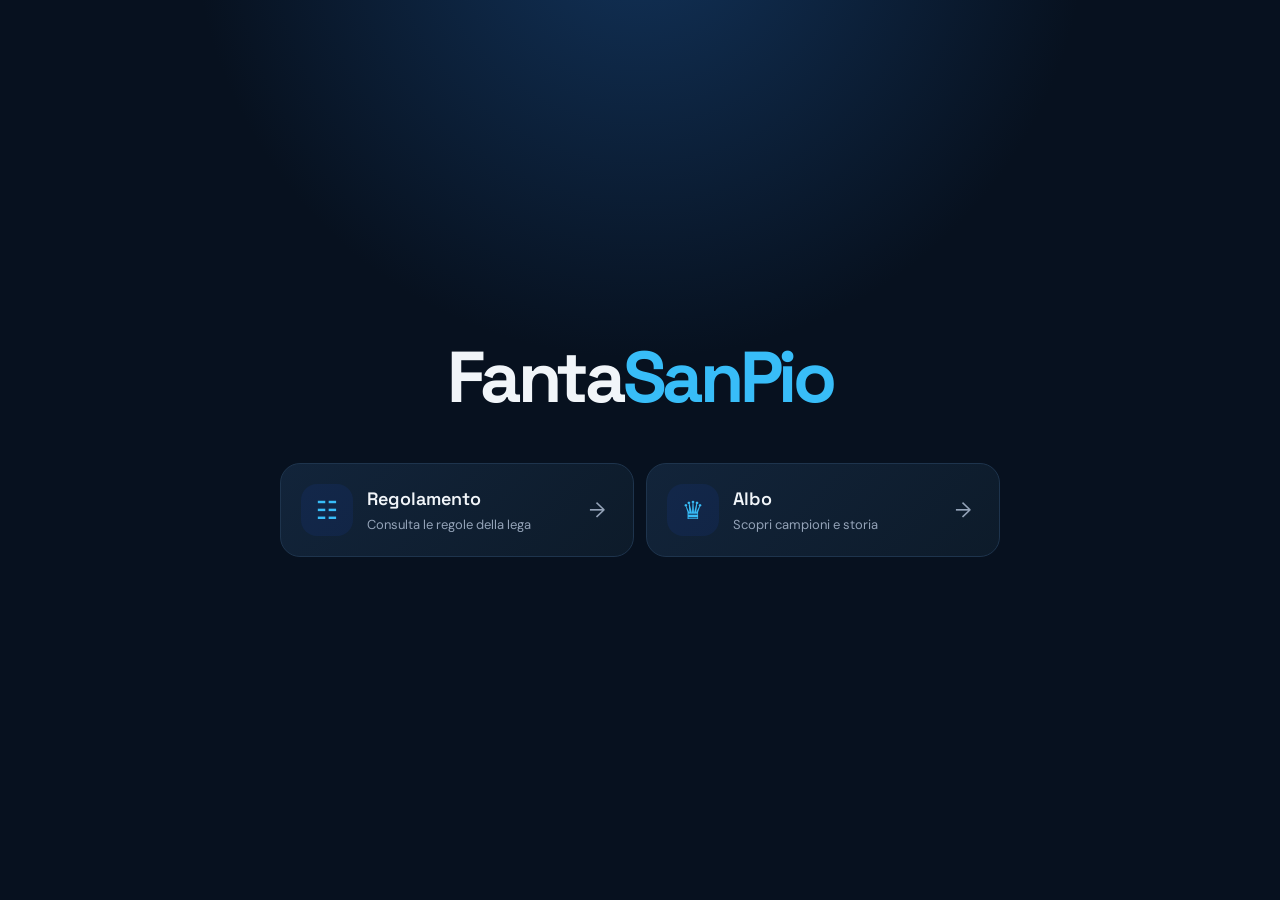
<file: index.html>
<!doctype html>
<html lang="it">

<head>
    <meta charset="utf-8">
    <meta name="viewport" content="width=device-width,initial-scale=1,viewport-fit=cover">
    <meta name="theme-color" content="#07111f">
    <title>FantaSanpio</title>
    <link rel="stylesheet" href="css/style.css">
</head>

<body>
    <main class="home shell">
        <section class="hero">
            <!-- <div class="brand-mark"> ⚽</div> -->
            <h1>Fanta<span>SanPio</span></h1>
        </section>
        <nav class="home-actions"><a class="big-action" href="regolamento.html"><span
                    class="action-icon">☷</span><span><strong>Regolamento</strong><small>Consulta le regole della
                        lega</small></span><span class="arrow">→</span></a><a class="big-action" href="albo.html"><span
                    class="action-icon">♛</span><span><strong>Albo</strong><small>Scopri campioni e
                        storia</small></span><span class="arrow">→</span></a></nav>
    </main>
</body>

</html>
</file>
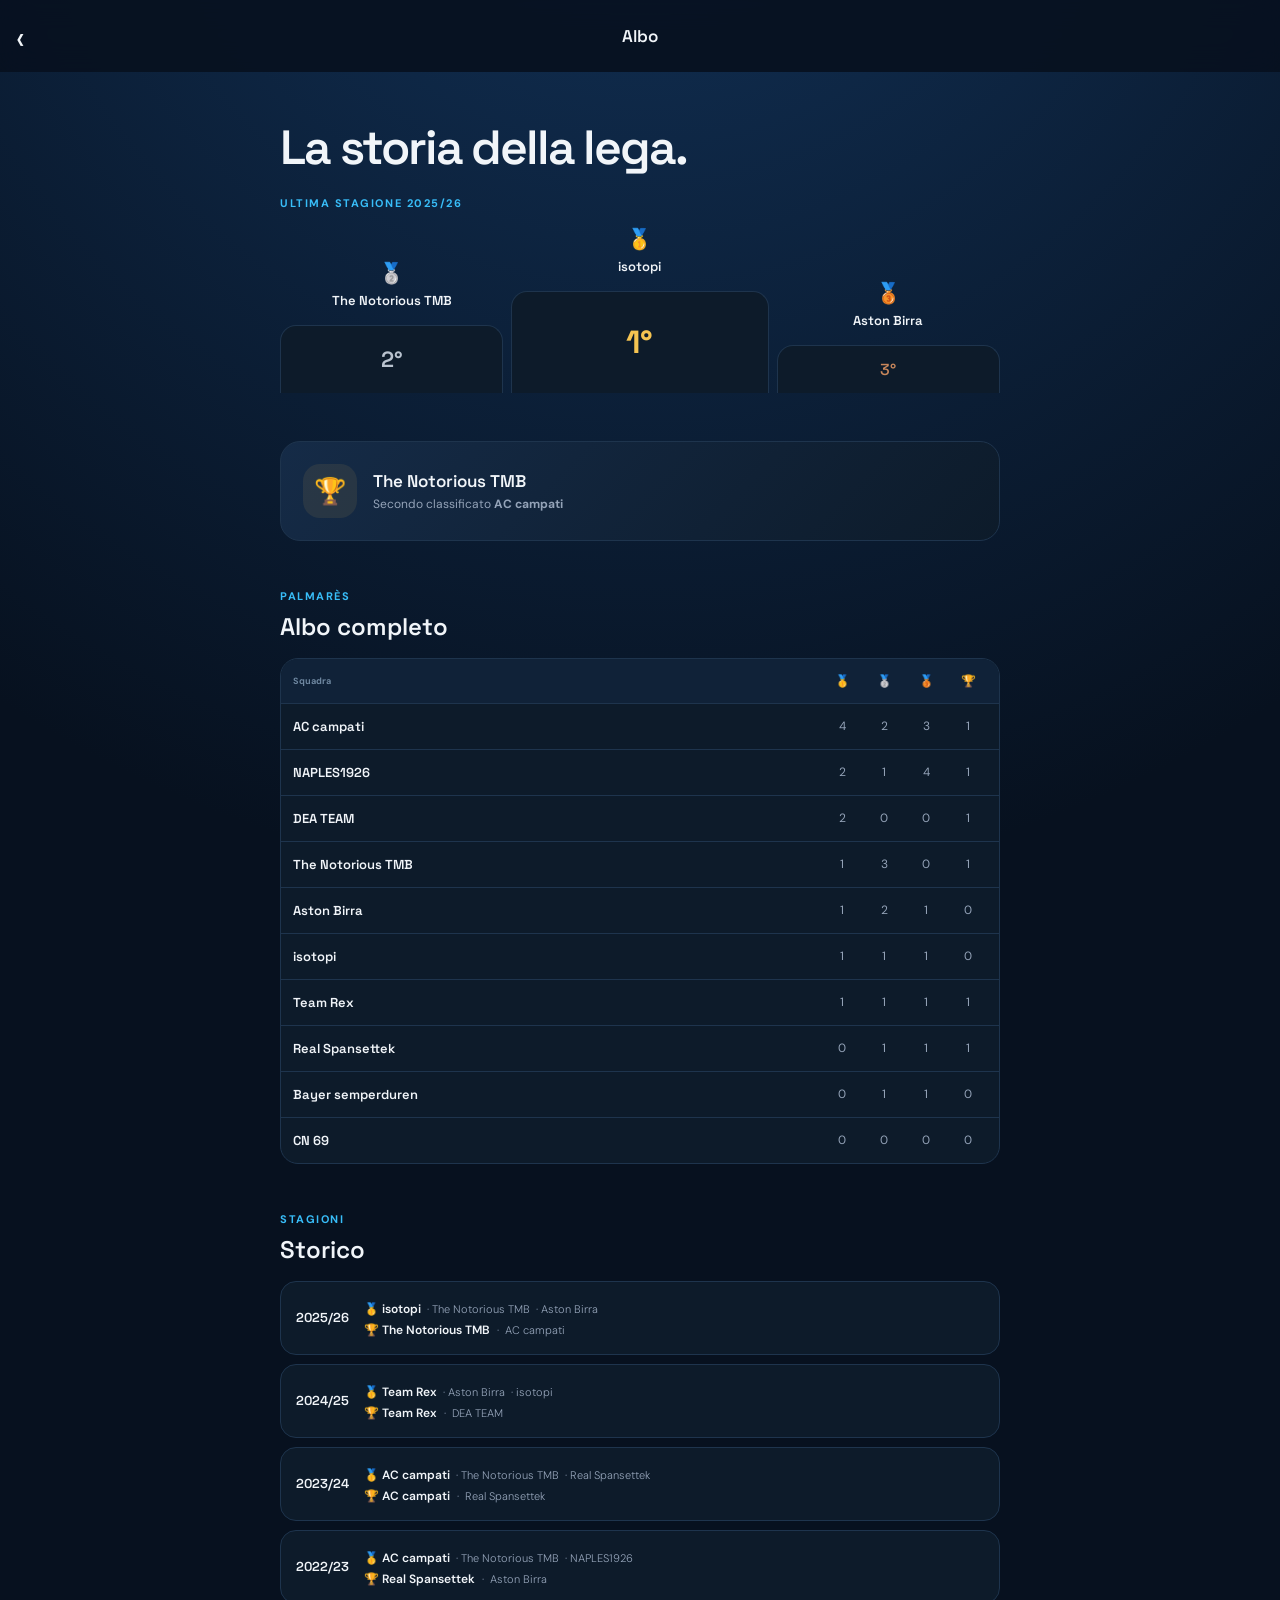
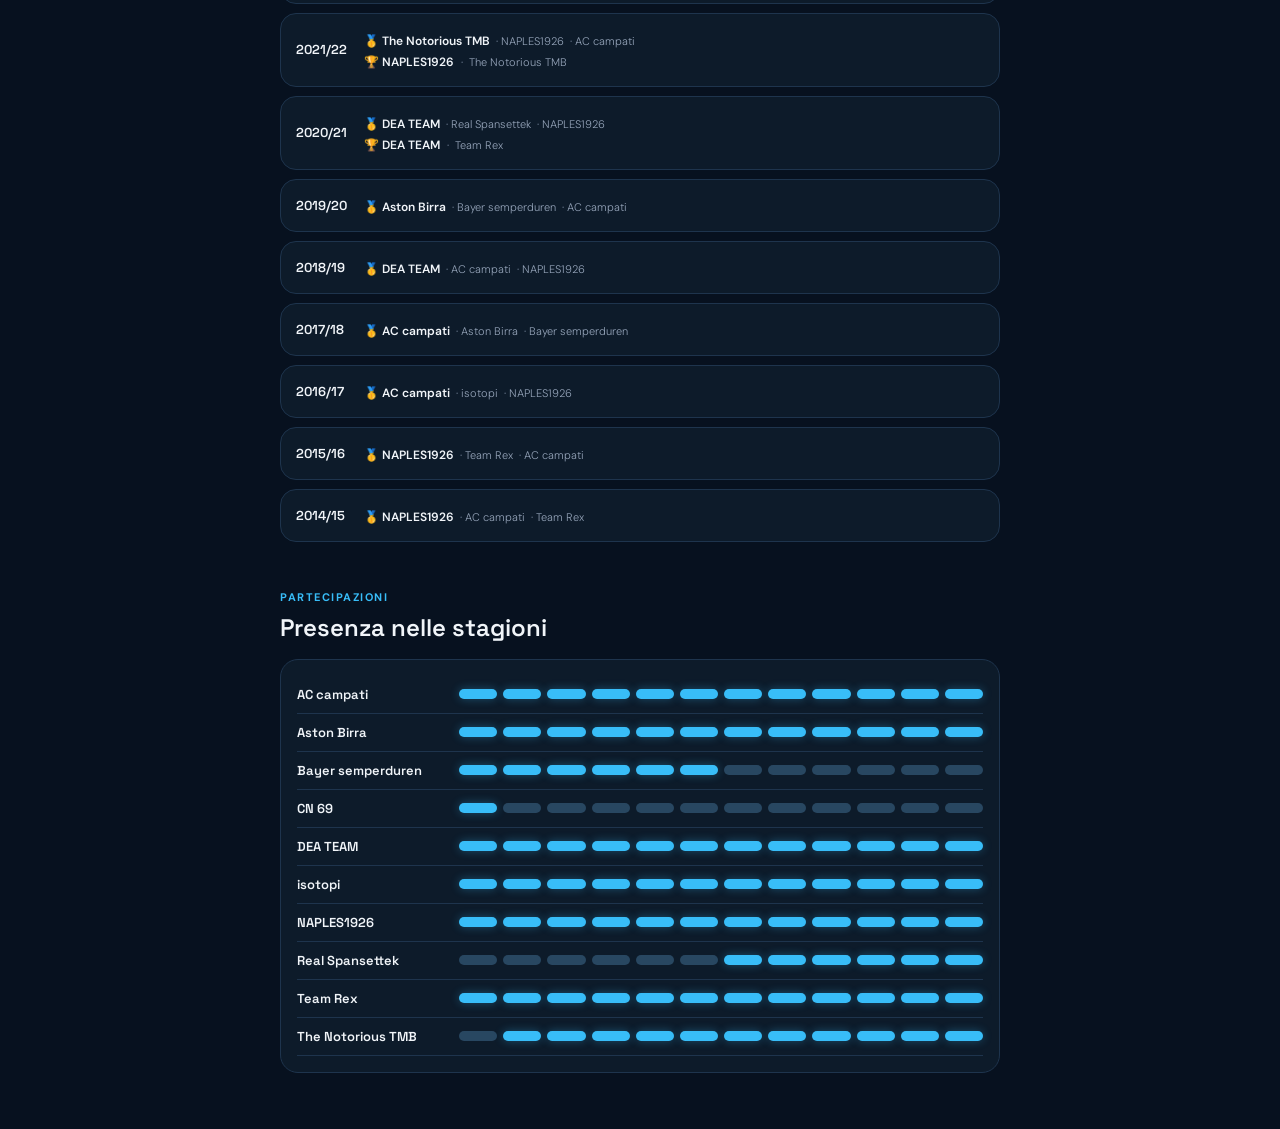
<file: albo.html>
<!doctype html>
<html lang="it">

<head>
    <meta charset="utf-8">
    <meta name="viewport" content="width=device-width,initial-scale=1,viewport-fit=cover">
    <meta name="theme-color" content="#07111f">
    <title>Albo · FantaSanpio</title>
    <link rel="stylesheet" href="css/style.css">
</head>

<body>
    <header class="app-header">
        <a class="back" href="index.html" aria-label="Torna alla home">‹</a>
        <h1>Albo</h1><span></span>
    </header>
    
    <main class="page shell">
        <section class="page-intro compact">
            <h2>La storia della lega.</h2>
        </section>
        <section>
            <div class="section-heading">
                <div>
                    <p class="eyebrow" id="last-season-title">ULTIMA STAGIONE</p>
                </div>
            </div>
            <div id="champion-podium" class="podium"></div>
        </section>
        <section class="section-gap">
            
            <div id="cup-podium" class="cup-card"></div>
        </section>
        <section class="section-gap">
            <div class="section-heading">
                <div>
                    <p class="eyebrow">PALMARÈS</p>
                    <h3>Albo completo</h3>
                </div>
            </div>
            <div id="honor-roll" class="honor-roll"></div>
        </section>
        <section class="section-gap">
            <div class="section-heading">
                <div>
                    <p class="eyebrow">STAGIONI</p>
                    <h3>Storico</h3>
                </div>
            </div>
            <div id="history" class="history"></div>
        </section>
        <section class="section-gap">
            <div class="section-heading">
                <div>
                    <p class="eyebrow">PARTECIPAZIONI</p>
                    <h3>Presenza nelle stagioni</h3>
                </div>
            </div>
            <div class="chart-wrap">
                <div id="participation" class="participation"></div>
            </div>
        </section>
    </main>
    <script src="js/albo.js"></script>
</body>

</html>
</file>
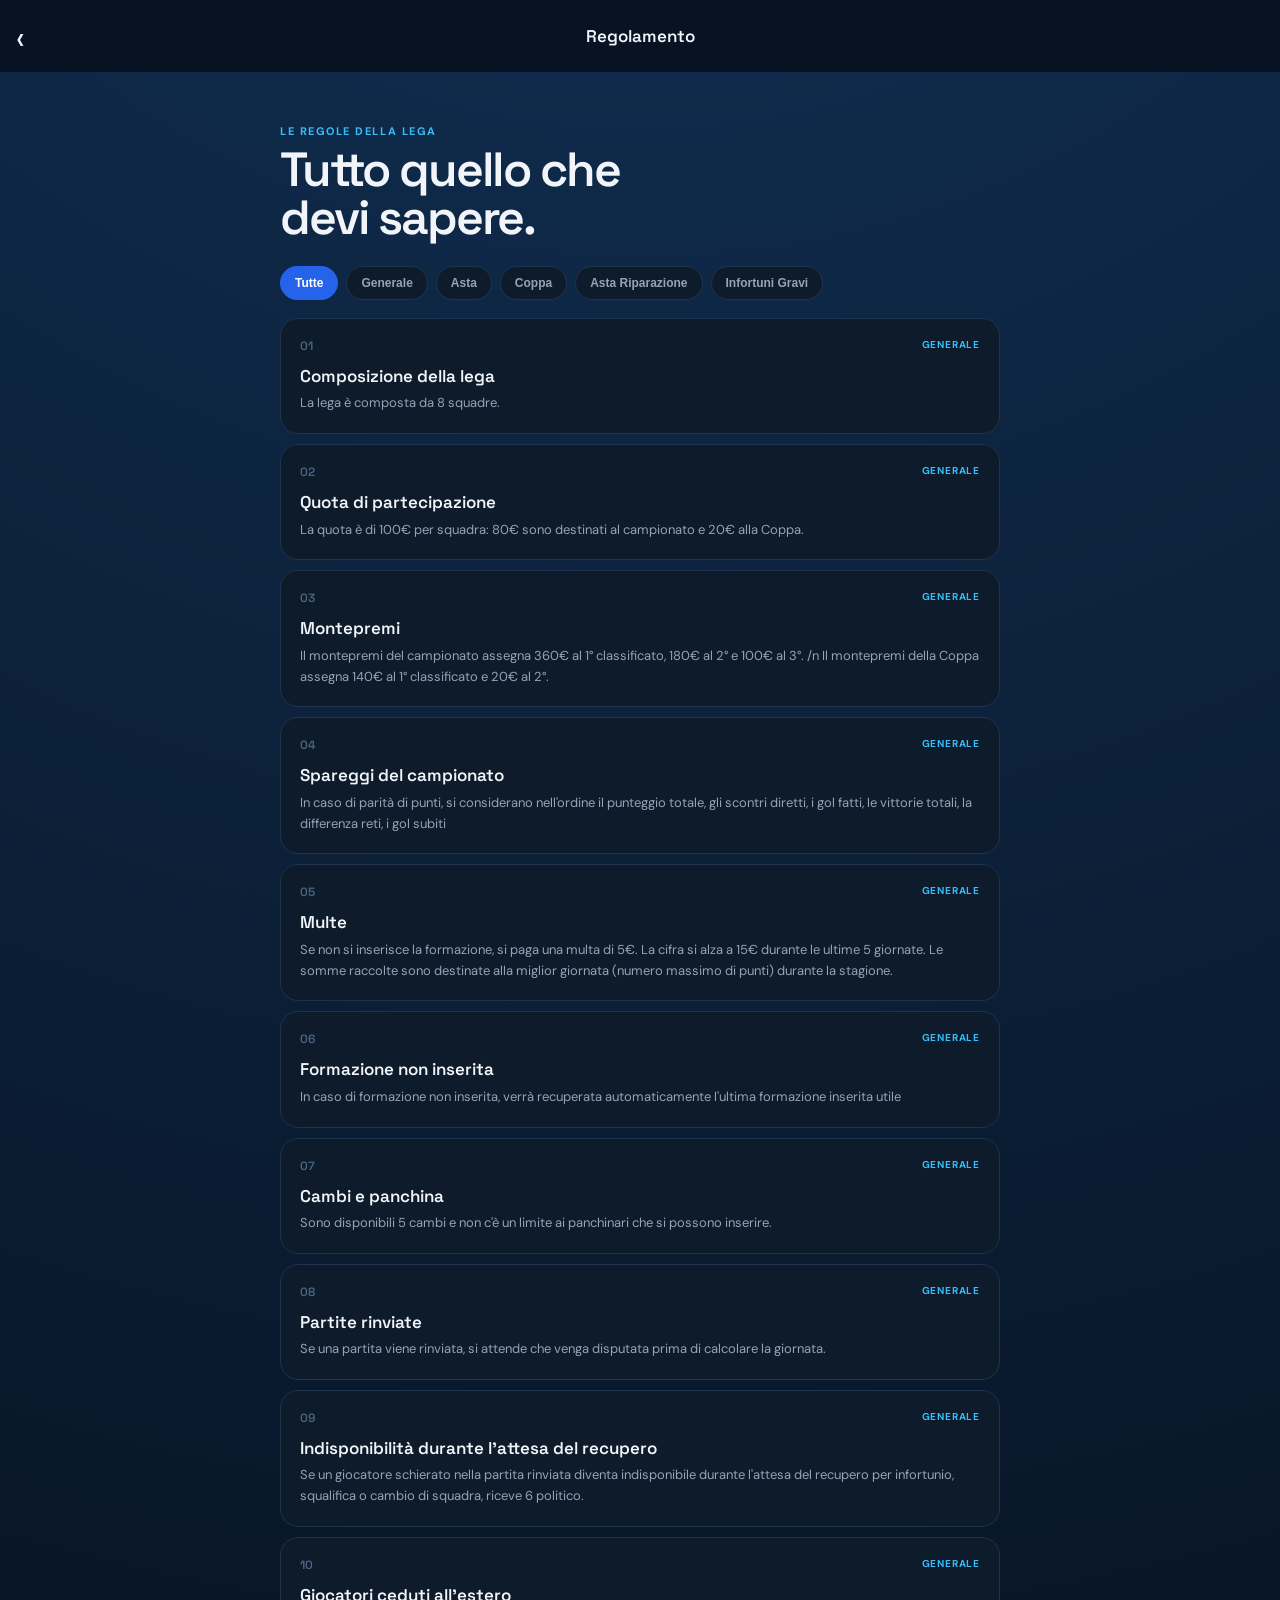
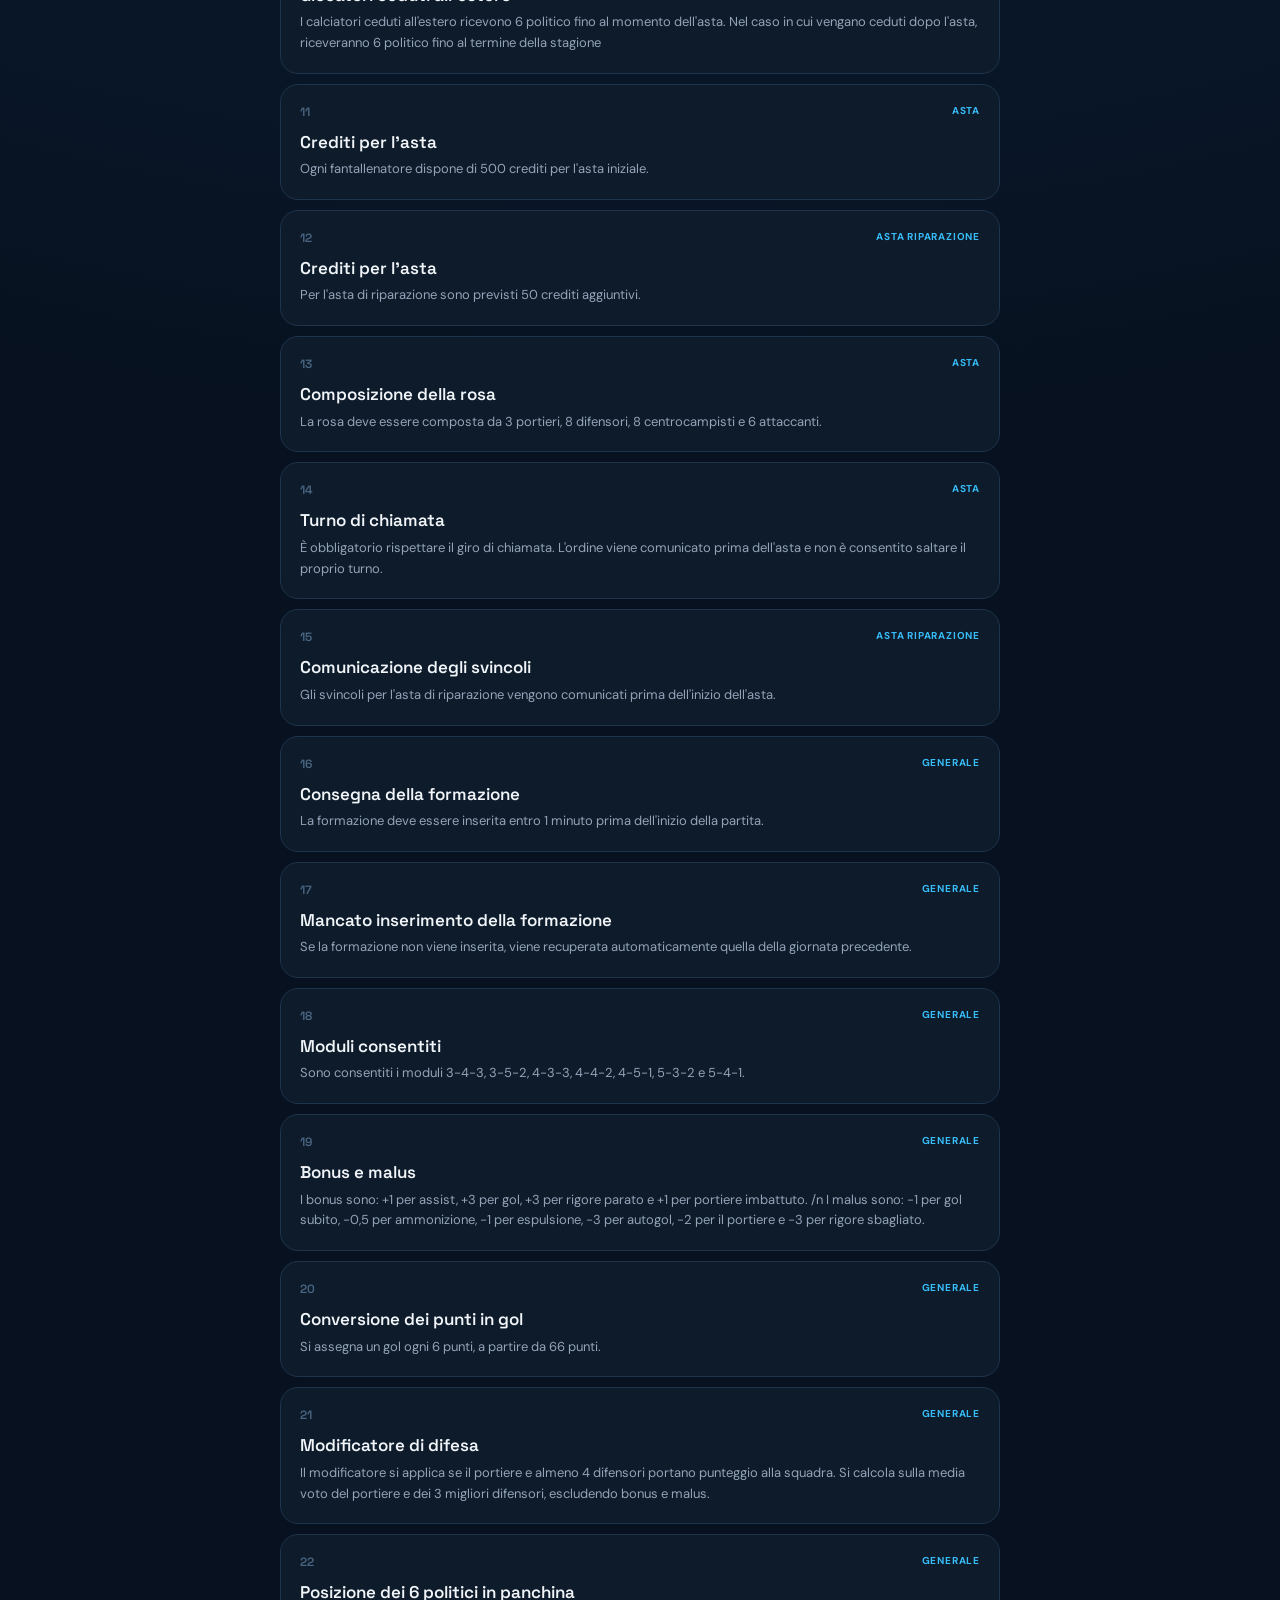
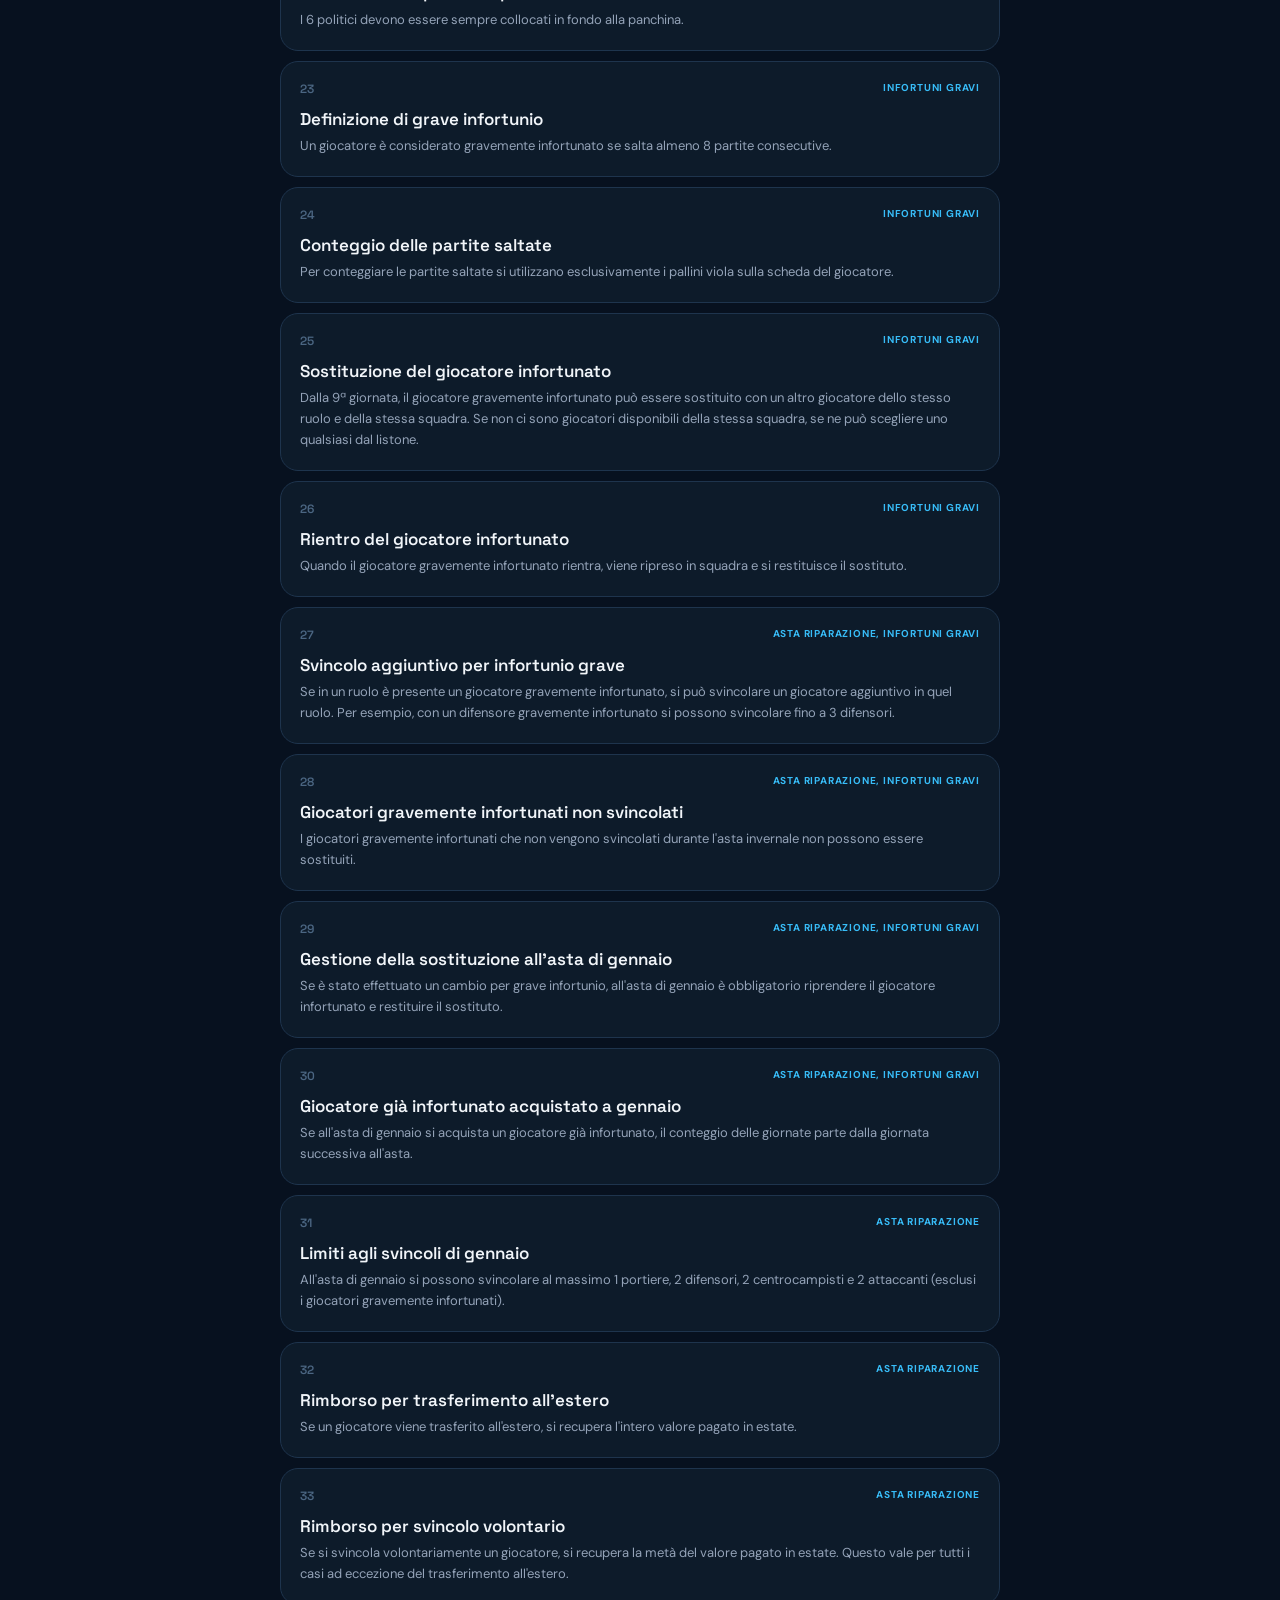
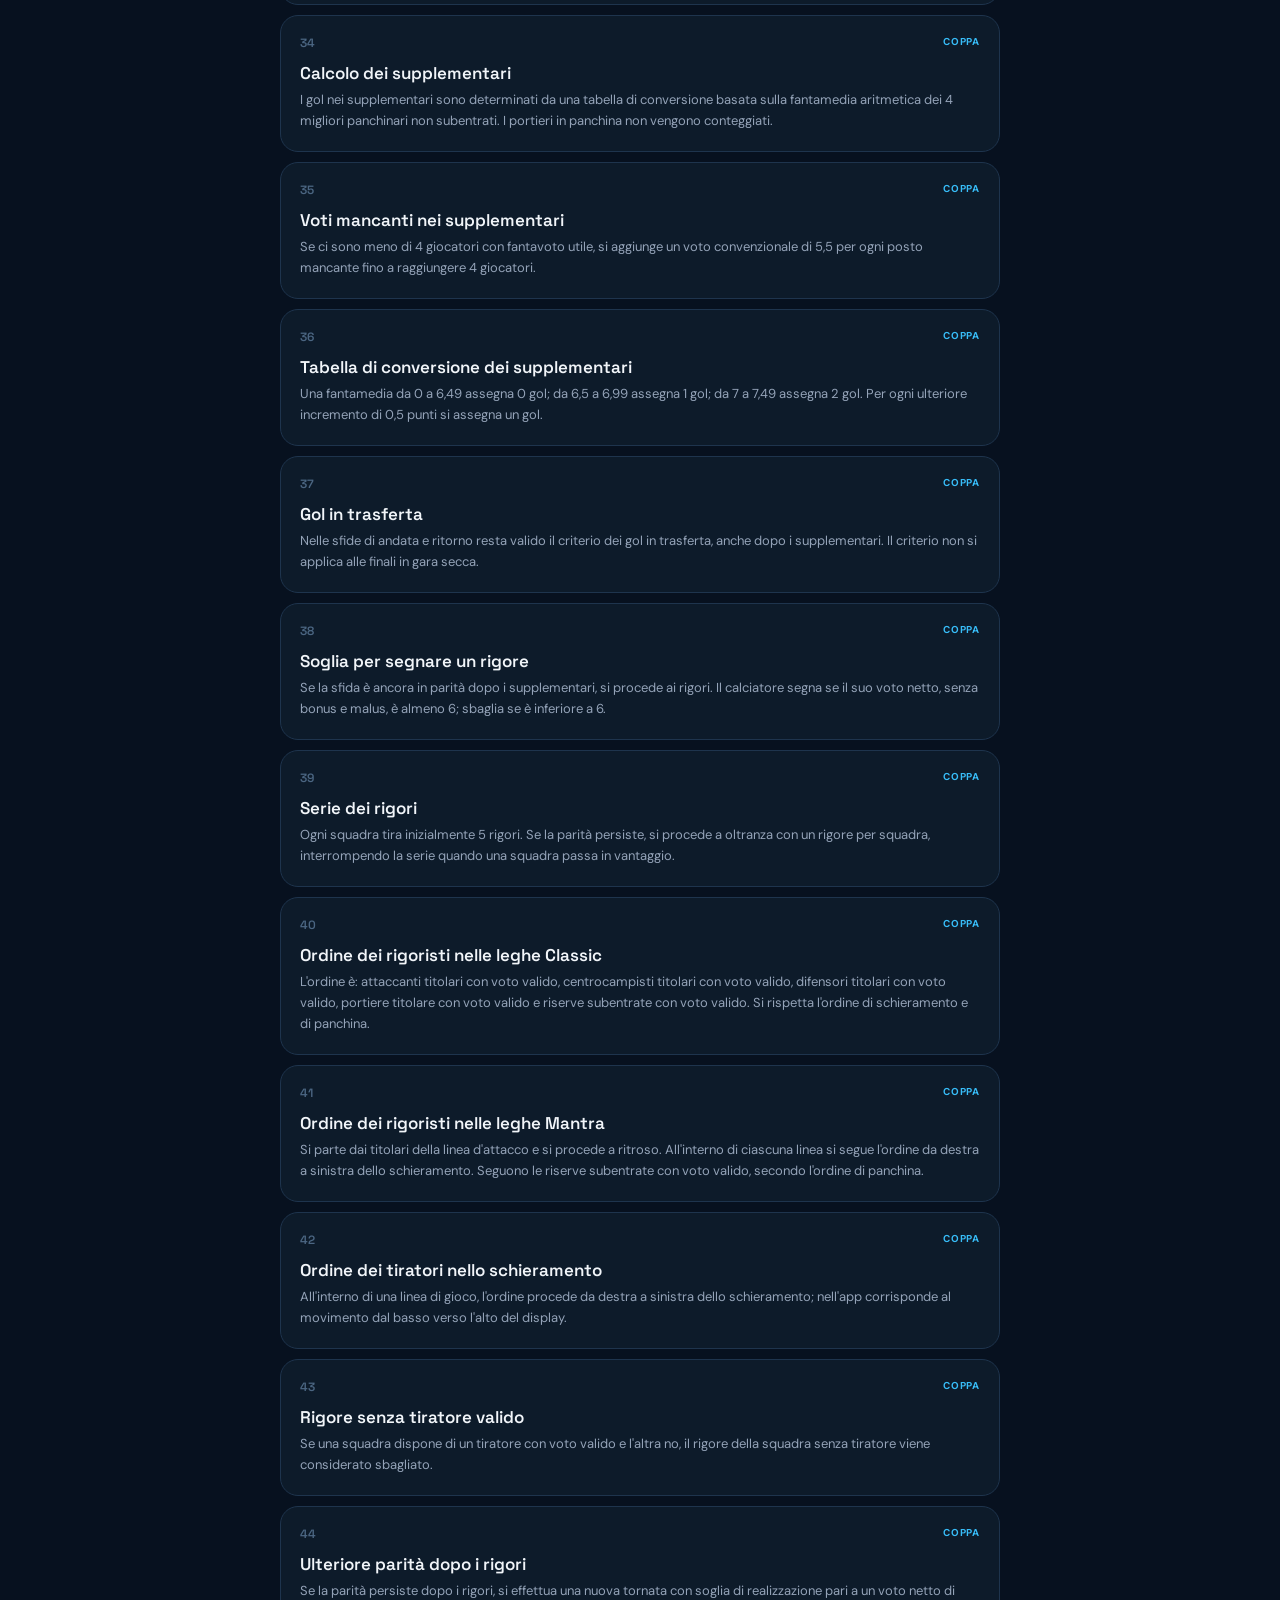
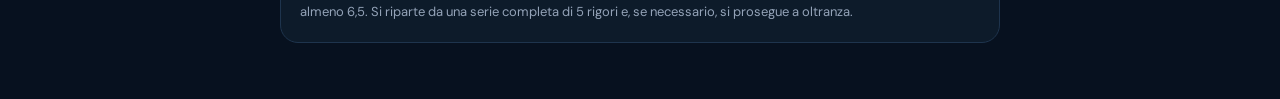
<file: regolamento.html>
<!doctype html>
<html lang="it">

<head>
    <meta charset="utf-8">
    <meta name="viewport" content="width=device-width,initial-scale=1,viewport-fit=cover">
    <meta name="theme-color" content="#07111f">
    <title>Regolamento · FantaSanpio</title>
    <link rel="stylesheet" href="css/style.css">
</head>

<body>
    <header class="app-header"><a class="back" href="index.html" aria-label="Torna alla home">‹</a>
        <h1>Regolamento</h1><span></span>
    </header>
    
    <main class="page shell">
        <section class="page-intro">
            <p class="eyebrow">LE REGOLE DELLA LEGA</p>
            <h2>Tutto quello che<br>devi sapere.</h2>
        </section>
        <div id="chips" class="chips"></div>
        <section id="rules" class="rules"></section>
    </main>
    <script src="js/regolamento.js"></script>
</body>

</html>
</file>
<file: css/style.css>
@import url('https://fonts.googleapis.com/css2?family=DM+Sans:wght@400;500;600;700&family=Space+Grotesk:wght@500;600;700&display=swap');

:root {
    --bg: #07111f;
    --surface: #0d1b2a;
    --surface2: #12243a;
    --line: #1e344d;
    --blue: #2563eb;
    --cyan: #38bdf8;
    --text: #f1f5f9;
    --muted: #94a3b8;
    --gold: #f5c451;
    --silver: #b9c3cf;
    --bronze: #c8875b;
    --radius: 20px
}

* {
    box-sizing: border-box
}

html {
    background: var(--bg)
}

body {
    margin: 0;
    background: radial-gradient(circle at 50% -10%, #12335a 0, transparent 38%), var(--bg);
    color: var(--text);
    font-family: "DM Sans", system-ui, sans-serif;
    min-height: 100vh
}

a {
    color: inherit;
    text-decoration: none
}

.shell {
    width: min(calc(100% - 32px), 720px);
    margin: auto
}

.home {
    min-height: 100svh;
    display: flex;
    flex-direction: column;
    justify-content: center;
    padding: 44px 0
}

.hero {
    text-align: center;
    margin-bottom: 36px
}

.brand-mark {
    width: 64px;
    height: 64px;
    margin: 0 auto 20px;
    display: grid;
    place-items: center;
    border: 1px solid var(--line);
    background: #0b1b2e;
    border-radius: 20px;
    font-size: 27px
}

.eyebrow {
    margin: 0 0 8px;
    color: var(--cyan);
    font-size: 11px;
    font-weight: 700;
    letter-spacing: .14em;
    text-transform: uppercase
}

.hero h1 {
    font: 700 clamp(44px, 12vw, 72px)/.95 "Space Grotesk";
    letter-spacing: -.06em;
    margin: 0 0 16px
}

.hero h1 span {
    color: var(--cyan)
}

.hero-copy {
    color: var(--muted);
    font-size: 15px
}

.home-actions {
    display: grid;
    gap: 12px
}

.big-action {
    display: grid;
    grid-template-columns: 52px 1fr 24px;
    align-items: center;
    gap: 14px;
    padding: 20px;
    border: 1px solid var(--line);
    background: linear-gradient(135deg, var(--surface2), var(--surface));
    border-radius: var(--radius);
    transition: .2s
}

.big-action:hover {
    transform: translateY(-2px)
}

.action-icon {
    width: 52px;
    height: 52px;
    border-radius: 16px;
    background: #1c4ed01c;
    display: grid;
    place-items: center;
    color: var(--cyan);
    font-size: 25px
}

.big-action strong {
    display: block;
    font: 600 18px "Space Grotesk";
    margin-bottom: 3px
}

.big-action small {
    color: var(--muted);
    font-size: 13px
}

.arrow {
    color: var(--muted);
    font-size: 21px
}

footer {
    text-align: center;
    color: #64748b;
    font-size: 11px;
    margin-top: 34px
}

.page {
    padding-bottom: 56px
}

.app-header {
    height: 72px;
    display: grid;
    grid-template-columns: 44px 1fr 44px;
    align-items: center;
    position: sticky;
    top: 0;
    background: #07111fe8;
    backdrop-filter: blur(14px);
    z-index: 10
}

.app-header h1 {
    text-align: center;
    font: 600 17px "Space Grotesk";
    margin: 0
}

.back {
    width: 40px;
    height: 40px;
    display: grid;
    place-items: center;
    border-radius: 12px;
    font-size: 34px
}

.page-intro {
    padding: 36px 0 24px
}

.page-intro h2 {
    font: 600 clamp(31px, 8vw, 48px)/1 "Space Grotesk";
    letter-spacing: -.045em;
    margin: 0
}

.chips {
    display: flex;
    gap: 8px;
    overflow-x: auto;
    padding-bottom: 18px;
    scrollbar-width: none
}

.chips::-webkit-scrollbar {
    display: none
}

.chip {
    flex: 0 0 auto;
    border: 1px solid var(--line);
    background: var(--surface);
    color: var(--muted);
    border-radius: 999px;
    padding: 9px 14px;
    font-size: 12px;
    font-weight: 600;
    cursor: pointer
}

.chip.active {
    background: var(--blue);
    border-color: var(--blue);
    color: white
}

.rules {
    display: grid;
    gap: 10px
}

.rule-card {
    padding: 19px;
    border: 1px solid var(--line);
    background: var(--surface);
    border-radius: 18px
}

.rule-top {
    display: flex;
    justify-content: space-between;
    margin-bottom: 12px
}

.rule-number {
    color: #4b6682;
    font: 600 12px "Space Grotesk"
}

.rule-category {
    color: var(--cyan);
    font-size: 10px;
    font-weight: 700;
    letter-spacing: .08em;
    text-transform: uppercase
}

.rule-card h3 {
    font: 600 17px/1.2 "Space Grotesk";
    margin: 0 0 7px
}

.rule-card p {
    color: var(--muted);
    font-size: 13px;
    line-height: 1.6;
    margin: 0
}

.section-gap {
    margin-top: 48px
}

.section-heading {
    margin-bottom: 16px
}

.section-heading h3 {
    font: 600 24px "Space Grotesk";
    margin: 0
}

.podium {
    display: grid;
    grid-template-columns: 1fr 1.15fr 1fr;
    align-items: end;
    gap: 8px;
}

.podium-place {
    text-align: center
}

.podium-team {
    font: 600 13px "Space Grotesk";
    line-height: 1.2;
    margin-bottom: 16px
}

.podium-year {
    color: var(--muted);
    font-size: 11px;
    margin-bottom: 8px
}

.podium-block {
    width: 100%;
    border: 1px solid var(--line);
    border-bottom: 0;
    border-radius: 16px 16px 0 0;
    background: var(--surface);
    display: grid;
    place-items: center;
    font: 700 22px "Space Grotesk"
}

.place-1 .podium-block {
    height: 102px;
    color: var(--gold);
    font: 700 32px "Space Grotesk"
}

.place-2 .podium-block {
    height: 68px;
    color: var(--silver);
    font: 600 22px "Space Grotesk"
}

.place-3 .podium-block {
    height: 48px;
    color: var(--bronze);
    font: 500 16px "Space Grotesk"
}

.medal {
    font-size: 20px;
    margin-bottom: 7px
}

.cup-card {
    border: 1px solid var(--line);
    background: linear-gradient(135deg, #152b47, #0d1b2a);
    border-radius: var(--radius);
    padding: 22px;
    display: flex;
    align-items: center;
    gap: 16px
}

.cup-icon {
    width: 54px;
    height: 54px;
    border-radius: 17px;
    background: #f5c45116;
    display: grid;
    place-items: center;
    color: var(--gold);
    font-size: 26px
}

.cup-card strong {
    display: block;
    font: 600 17px "Space Grotesk"
}

.cup-card small {
    display: block;
    color: var(--muted);
    font-size: 12px;
    margin-top: 4px
}

.honor-roll {
    border: 1px solid var(--line);
    border-radius: 18px;
    overflow: hidden;
    background: var(--surface)
}

.honor-row {
    display: grid;
    grid-template-columns: 1fr repeat(4, 38px);
    gap: 4px;
    align-items: center;
    padding: 14px 12px;
    border-bottom: 1px solid var(--line)
}

.honor-row:last-child {
    border: 0
}

.honor-name {
    font: 600 13px "Space Grotesk"
}

.honor-stat {
    text-align: center;
    color: var(--muted);
    font-size: 12px
}

.honor-head {
    background: #102238;
    color: #6f88a1;
    font-size: 9px;
    font-weight: 700
}

.history {
    display: grid;
    gap: 9px
}

.season-card {
    display: grid;
    grid-template-columns: 68px 1fr auto;
    align-items: center;
    padding: 15px;
    border: 1px solid var(--line);
    background: var(--surface);
    border-radius: 16px
}

.season-year {
    font: 600 13px "Space Grotesk"
}

.season-winner {
    font-size: 12px;
    font-weight: 600
}

.season-non-winner {
    font-size: 11px;
    font-weight: 300;
    color: var(--muted);

}

.season-meta {
    color: var(--muted);
    font-size: 11px;
    margin-top: 4px
}

.season-cup {
    text-align: right;
    color: var(--gold);
    font-size: 10px
}


.season-cup strong {
    display: block;
    color: var(--text);
    font-size: 12px;
    margin-top: 2px
}

.chart-wrap {
    border: 1px solid var(--line);
    border-radius: 18px;
    background: var(--surface);
    overflow: auto
}

.participation {
    min-width: 560px;
    padding: 16px
}

.line-row {
    display: grid;
    grid-template-columns: 150px 1fr;
    align-items: center;
    gap: 12px;
    padding: 10px 0;
    border-bottom: 1px solid var(--line);
  }
  
  .line-team {
    font: 600 13px "Space Grotesk";
    color: var(--text);
  }
  
  .line-track {
    display: flex;
    gap: 6px;
  }
  
  .line-seg {
    flex: 1;
    height: 10px;
    border-radius: 6px;
    background: #284761;
    transition: .25s;
  }
  
  .line-seg.on {
    background: var(--cyan);
    box-shadow: 0 0 10px #38bdf855;
  }
  




.grid-row {
    display: grid;
    grid-template-columns: 150px repeat(5, 1fr);
    min-height: 38px;
    align-items: center;
    border-bottom: 1px solid #18304a
}

.grid-row:last-child {
    border: 0
}

.grid-cell {
    font-size: 10px;
    color: var(--muted);
    text-align: center
}

.grid-cell:first-child {
    text-align: left;
    color: var(--text);
    font-weight: 600
}

.grid-head .grid-cell {
    font-size: 9px;
    font-weight: 700;
    color: #6f88a1
}

.dot {
    width: 9px;
    height: 9px;
    border-radius: 50%;
    background: #284761;
    display: inline-block
}

.dot.active {
    background: var(--cyan);
    box-shadow: 0 0 12px #38bdf855
}

@media(min-width:700px) {
    .home-actions {
        grid-template-columns: 1fr 1fr
    }

    .page-intro {
        padding-top: 52px
    }
}

@media(prefers-reduced-motion:reduce) {
    * {
        transition: none !important
    }
}
</file>
